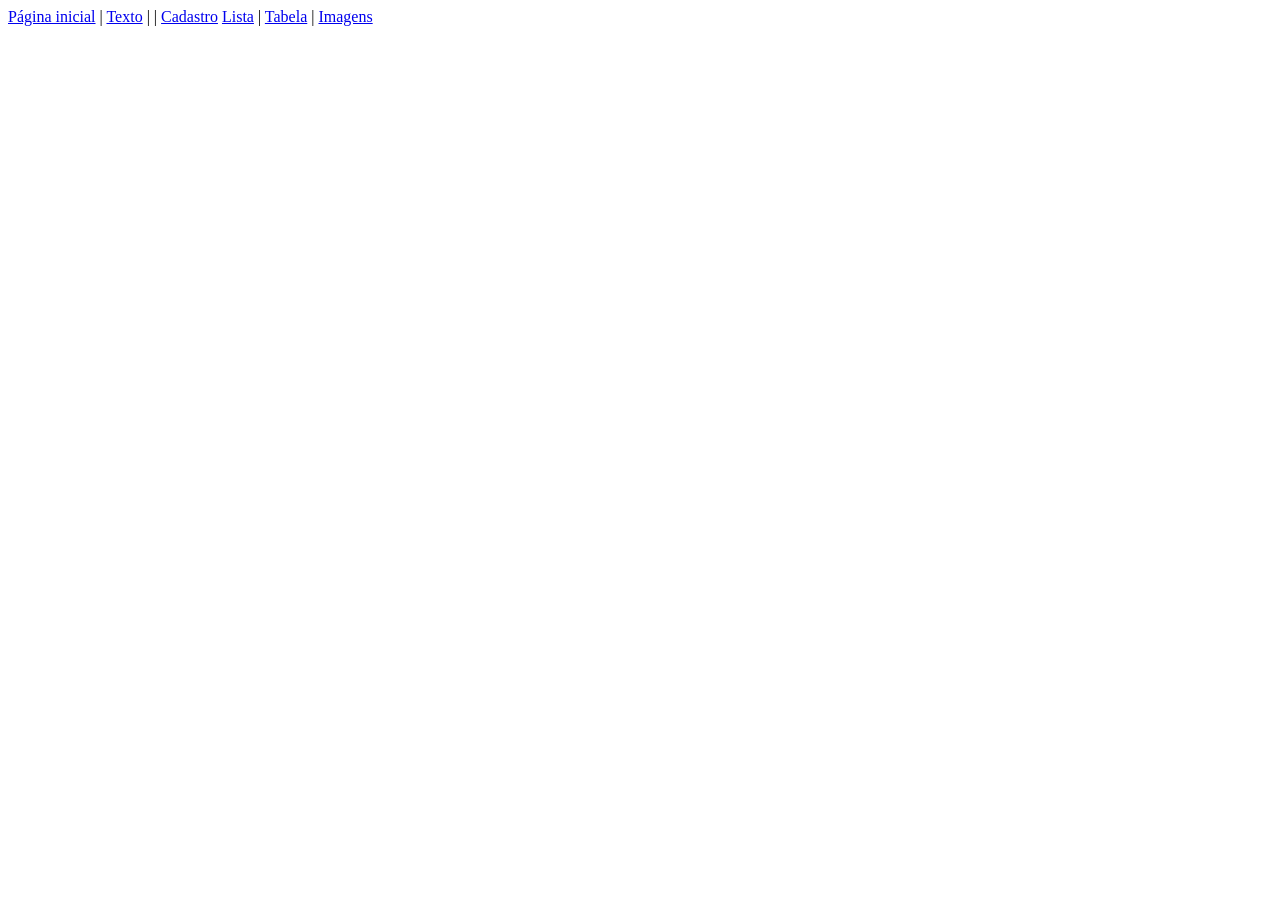
<file: index.html>
<!DOCTYPE html>
<html lang="en">
<head>
    <meta charset="UTF-8">
    <meta name="viewport" content="width=device-width, initial-scale=1.0">
    <title>Document</title>
</head>
<body>
    <div id="links">
        <a href="index.html">Página inicial</a> | <a href="/paginas/texto.html">Texto</a> | <a href="/paginas/outras_paginas/outro_texto.html"></a> | <a href="/paginas/cadastro.html">Cadastro</a> <a href="/paginas/listas.html">Lista</a> | <a href="/paginas/tabela.html">Tabela</a> | <a href="/paginas/imagens.html">Imagens</a>

    </div>
</body>
</html>
</file>
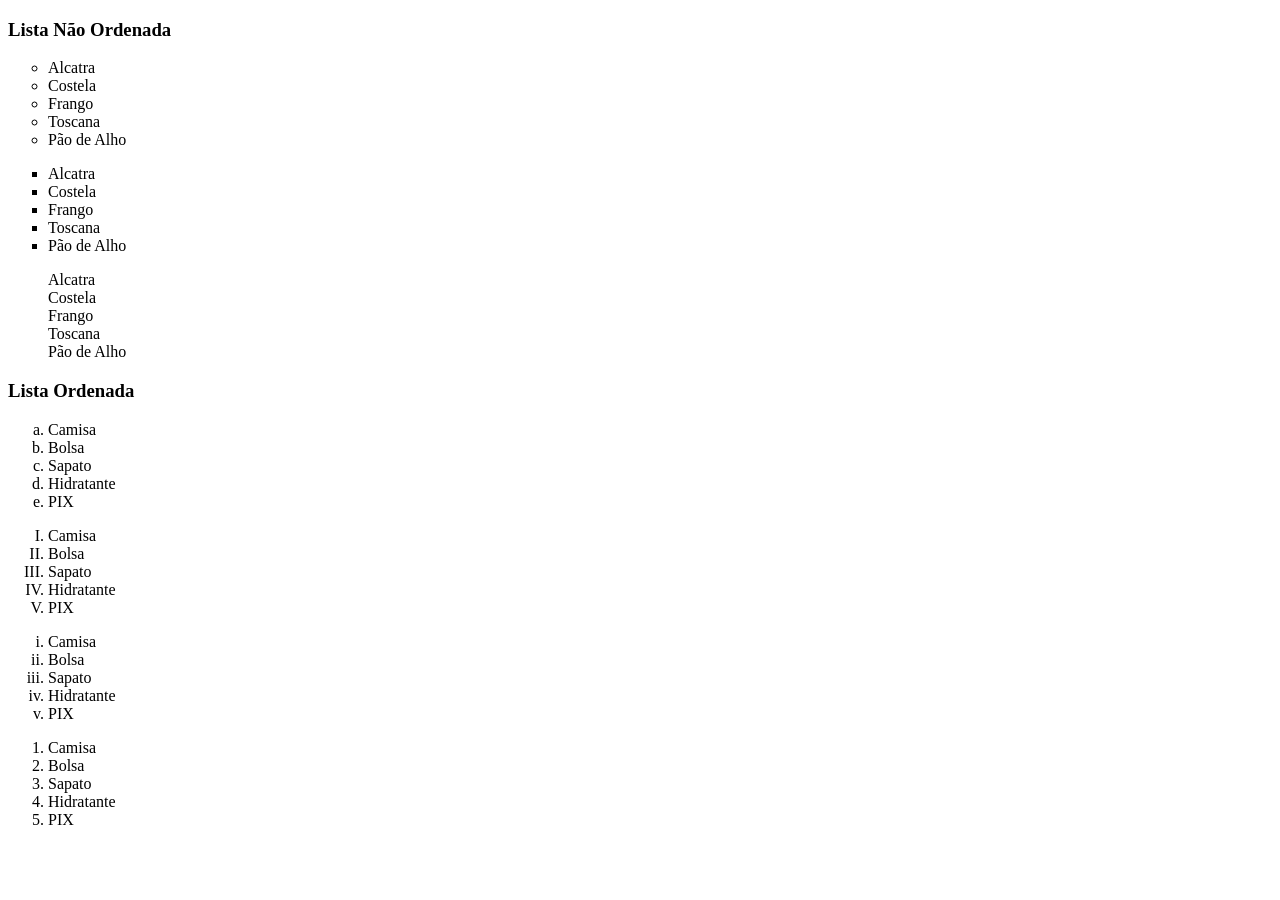
<file: paginas/listas.html>
<!DOCTYPE html>
<html lang="en">

<head>
    <meta charset="UTF-8">
    <meta name="viewport" content="width=device-width, initial-scale=1.0">
    <title>PROJETO WEB - HTML/CSS</title>
</head>

<body>
    <div id="listas">
        <h3>Lista Não Ordenada</h3>
        <ul type="circle">
            <Li>Alcatra</Li>
            <li>Costela</li>
            <li>Frango</li>
            <li>Toscana</li>
            <li>Pão de Alho</li>
        </ul>

        <ul type="square">
            <Li>Alcatra</Li>
            <li>Costela</li>
            <li>Frango</li>
            <li>Toscana</li>
            <li>Pão de Alho</li>
        </ul>

        <ul type="none">
            <Li>Alcatra</Li>
            <li>Costela</li>
            <li>Frango</li>
            <li>Toscana</li>
            <li>Pão de Alho</li>
        </ul>

        <h3>Lista Ordenada</h3>
        <ol type="a">
            <li>Camisa</li>
            <li>Bolsa</li>
            <li>Sapato</li>
            <li>Hidratante</li>
            <li>PIX</li>
        </ol>

        <ol type="I">
            <li>Camisa</li>
            <li>Bolsa</li>
            <li>Sapato</li>
            <li>Hidratante</li>
            <li>PIX</li>
        </ol>

        <ol type="i">
            <li>Camisa</li>
            <li>Bolsa</li>
            <li>Sapato</li>
            <li>Hidratante</li>
            <li>PIX</li>
        </ol>

        <ol stat="8">
            <li>Camisa</li>
            <li>Bolsa</li>
            <li>Sapato</li>
            <li>Hidratante</li>
            <li>PIX</li>
        </ol>
    </div>

</body>

</html>
</file>
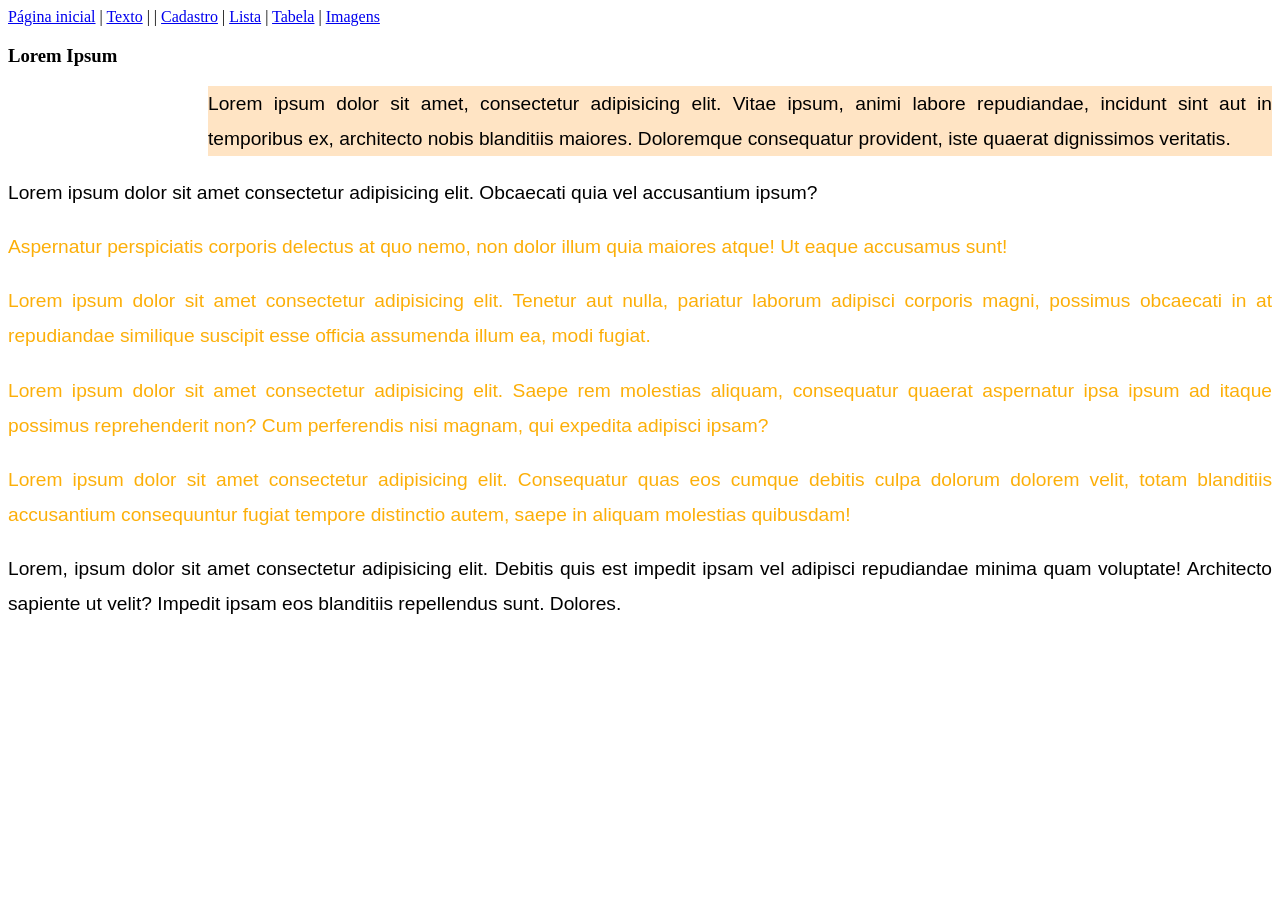
<file: paginas/texto.html>
<!DOCTYPE html>
<html lang="en">
<head>
    <meta charset="UTF-8">
    <meta name="viewport" content="width=device-width, initial-scale=1.0">
    <title>Projeto WEB - HTML/CSS </title>

    <link rel="stylesheet" href="../css/styles_textos.css">
</head>
<body>
    <div id="links">
        <div id="links">
            <a href="../index.html">Página inicial</a> | <a href="/paginas/texto.html">Texto</a> | <a href="/paginas/outras_paginas/outro_texto.html"></a> | <a href="/paginas/cadastro.html">Cadastro</a> | <a href="/paginas/listas.html">Lista</a> | <a href="/paginas/tabela.html">Tabela</a> | <a href="/paginas/imagens.html">Imagens</a>
    
        </div>

        <div id="texto">
            <h3>Lorem Ipsum</h3>

           <p id="paragrafo01" class="especial">Lorem ipsum dolor sit amet, consectetur adipisicing elit. Vitae ipsum, animi labore repudiandae, incidunt sint aut in temporibus ex, architecto nobis blanditiis maiores. Doloremque consequatur provident, iste quaerat dignissimos veritatis.</p>
           <p id="paragrafo02">Lorem ipsum dolor sit amet consectetur adipisicing elit. Obcaecati quia vel accusantium ipsum?
            <p class="paragrafos">Aspernatur perspiciatis corporis delectus at quo nemo, non dolor illum quia maiores atque! Ut eaque accusamus sunt!</p>
            <p class="paragrafos">Lorem ipsum dolor sit amet consectetur adipisicing elit. Tenetur aut nulla, pariatur laborum adipisci corporis magni, possimus obcaecati in at repudiandae similique suscipit esse officia assumenda illum ea, modi fugiat.</p>
            <p class="paragrafos">Lorem ipsum dolor sit amet consectetur adipisicing elit. Saepe rem molestias aliquam, consequatur quaerat aspernatur ipsa ipsum ad itaque possimus reprehenderit non? Cum perferendis nisi magnam, qui expedita adipisci ipsam?</p>
            <p class="paragrafos">Lorem ipsum dolor sit amet consectetur adipisicing elit. Consequatur quas eos cumque debitis culpa dolorum dolorem velit, totam blanditiis accusantium consequuntur fugiat tempore distinctio autem, saepe in aliquam molestias quibusdam!</p>
            <p class="paragrafoespecial">Lorem, ipsum dolor sit amet consectetur adipisicing elit. Debitis quis est impedit ipsam vel adipisci repudiandae minima quam voluptate! Architecto sapiente ut velit? Impedit ipsam eos blanditiis repellendus sunt. Dolores.</p>
           
           
        </div>
    </div>
</body>
</html>
</file>
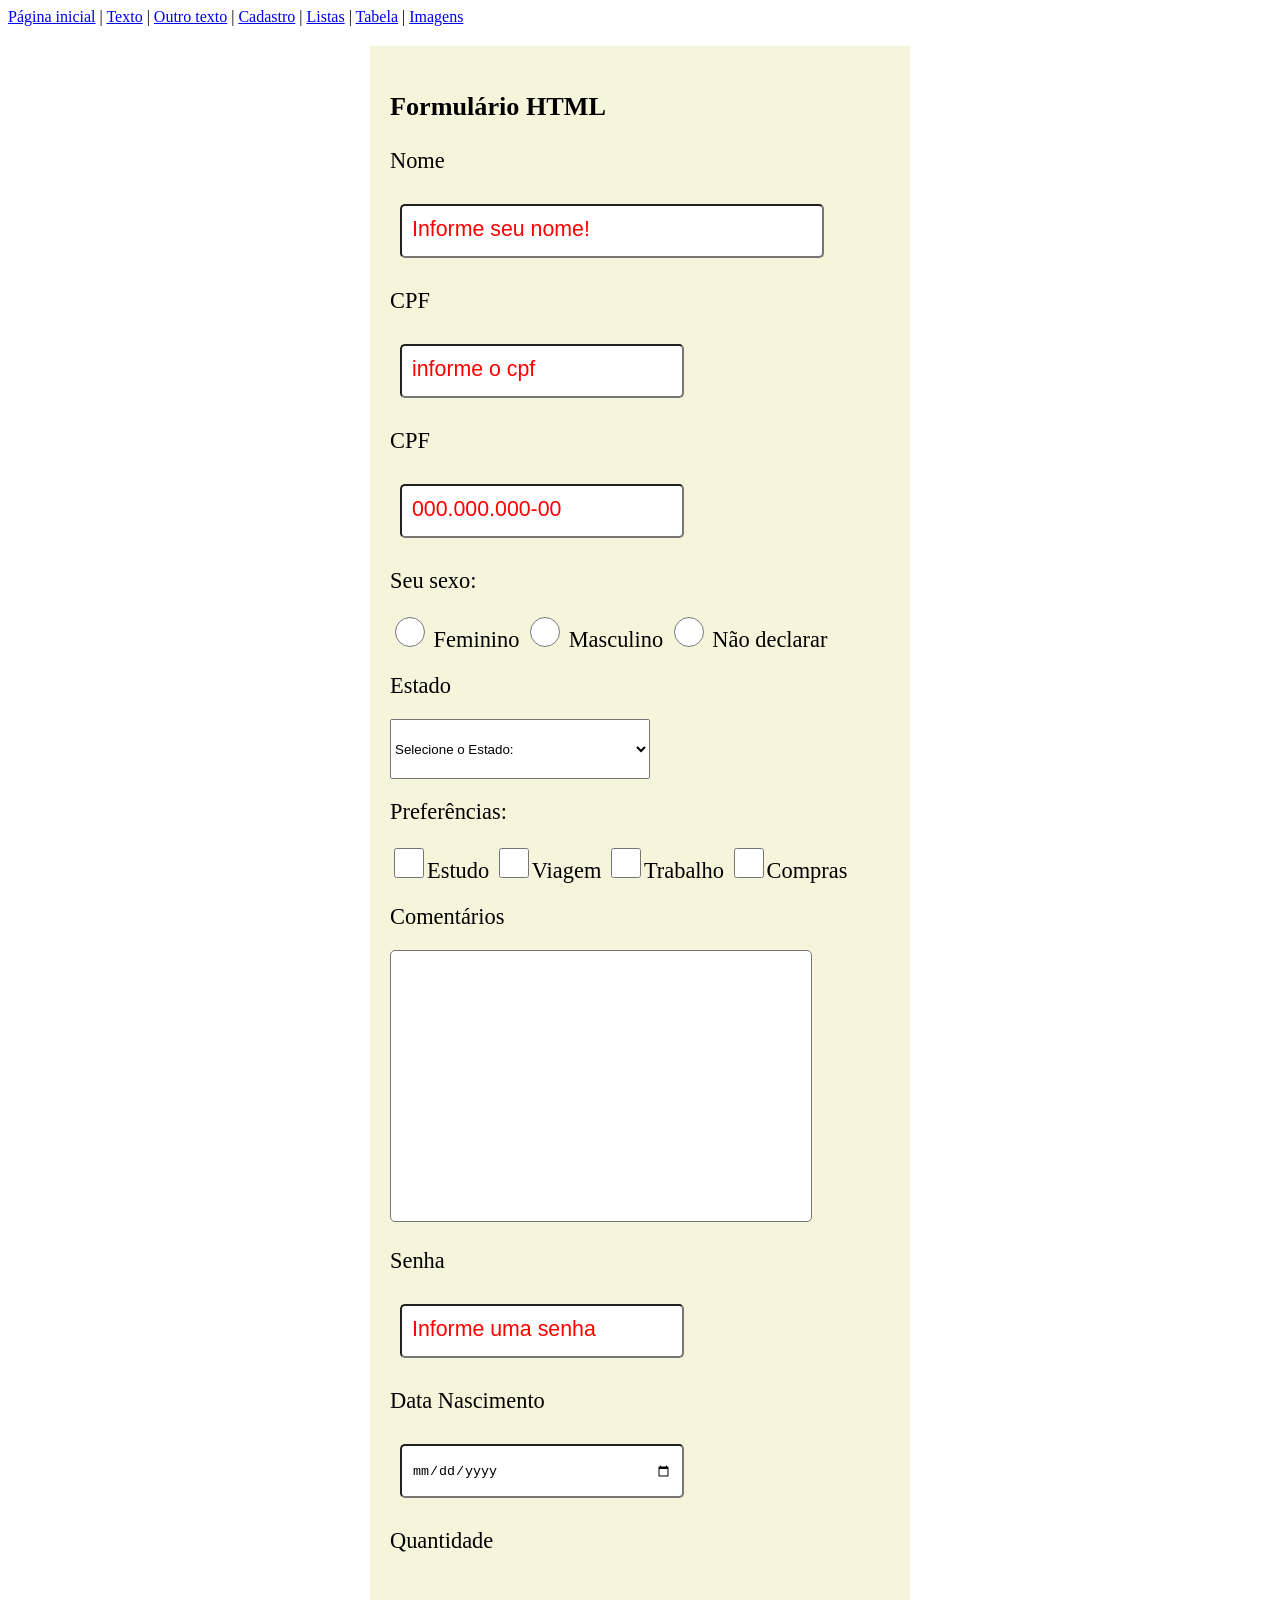
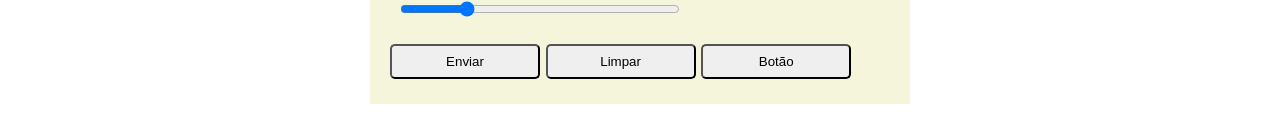
<file: paginas/outras_paginas/cadastro.html>
<!DOCTYPE html>
<html lang="pt-br">

<head>
    <meta charset="UTF-8">
    <meta name="viewport" content="width=device-width, initial-scale=1.0">
    <title>PROJETO WEB - HTML/CSS</title>

    <link rel="stylesheet" href="../../css/style_formulario.css">
</head>

<body>

    <div id="links">
        <a href="../index.html">Página inicial</a> | <a href="texto.html">Texto</a> | <a
            href="/outras paginas/outro-texto.html">Outro texto</a> | <a href="cadastro.html">Cadastro</a> | <a
            href="listas.html">Listas</a> | <a href="tabela.html">Tabela</a> | <a href="imagens.html">Imagens</a>
    </div>

    <div id="div-form">
        <h3>Formulário HTML </h3>

        <form name="form-pessoa" id="form-pessoa" method="post">
            <!-- MAXLENGTH: para o máximo de caracteres
            NAME: Algumas linguagens não lêem o id, só o name
            REQUIRED: pra ser um campo obrigatório
            PLACEHOLDER: nome de fundo do campo
            CLASS: para dar um nome ou identificador a um ou mais elementos HTML
            checked: selecionar automaticamente uma opção

            colocar o "name" diferente no tipo radio, pode escolher mais de uma opção-->

            <label for="nome">Nome</label>
            <input type="text" name="nome" id="nome" class="input-txt01" maxlength="30" required
                placeholder="Informe seu nome!">

            <label for="cpf">CPF</label>
            <input type="number" name="cpf" id="cpf" class="input-txt02" maxlength="14" required
                placeholder="informe o cpf">

            <label for="cpf">CPF</label>
            <input type="text" name="cpf" id="cpf" class="input-txt02" maxlength="14" required
                pattern="\[0-9]{3}\.\[0-9]{3}\.[0-9]{3}-[0-9]{2}" placeholder="000.000.000-00">

            <label for="sexo">Seu sexo:</label>
            <input type="radio" name="sexo" id="sxF" class="input-radio" required value="F"> Feminino
            <input type="radio" name="sexo" id="sxM" class="input-radio" required value="F"> Masculino
            <input type="radio" name="sexo" id="sxND" class="input-radio" required value="F"> Não declarar

            <label for="estado">Estado</label>
            <select name="estado" id="estado" required>
                <option>Selecione o Estado:</option>
                <option value="Al">Alagoas</option>
                <option value="Ba">Bahia</option>
                <option value="Pe">Pernambuco</option>
                <option value="Pb">Paraiba</option>
                <option value="RN">Rio Grande do Norte</option>
                <option value="Ce">Ceará</option>
                <option value="Pi">Piaui</option>
                <option value="Ma">Maranhão</option>
                <option value="Se">Sergipe</option>
            </select>

            <label for="escolhas">Preferências:</label>
            <input type="checkbox" name="estudo" class="input-check" id="estudo" value="estudo">Estudo
            <input type="checkbox" name="viagem" class="input-check" id="viagem" value="viagem">Viagem
            <input type="checkbox" name="trabalho" class="input-check" id="trabalho" value="trabalho">Trabalho
            <input type="checkbox" name="compras" class="input-check" id="compras" value="compras">Compras

            <label for="comentarios"> Comentários </label>
            <textarea name="comentarios" id="comentario"></textarea>

            <label for="senha">Senha</label>
            <input type="password" name="senha" id="senha" class="input-txt02" required placeholder="Informe uma senha"
                maxlength="10">

            <label for="datanascimento">Data Nascimento</label>
            <input type="date" name="datanascimento" id="datanascimento" class="input-txt02" required>

            <label for="quantidade">Quantidade</label>
            <input type="range" name="quantidade" id="quantidade" class="input-txt02" min="0" max="10" value="2">

            <div id="div-btns">
                <button type="submit" id="btn-enviar" class="btn">Enviar</button>
                <button type="reset" id="btn-limpar" class="btn">Limpar</button>
                <button id="btn" class="btn">Botão</button>
            </div>

        </form>


    </div>

</body>

</html>
</file>
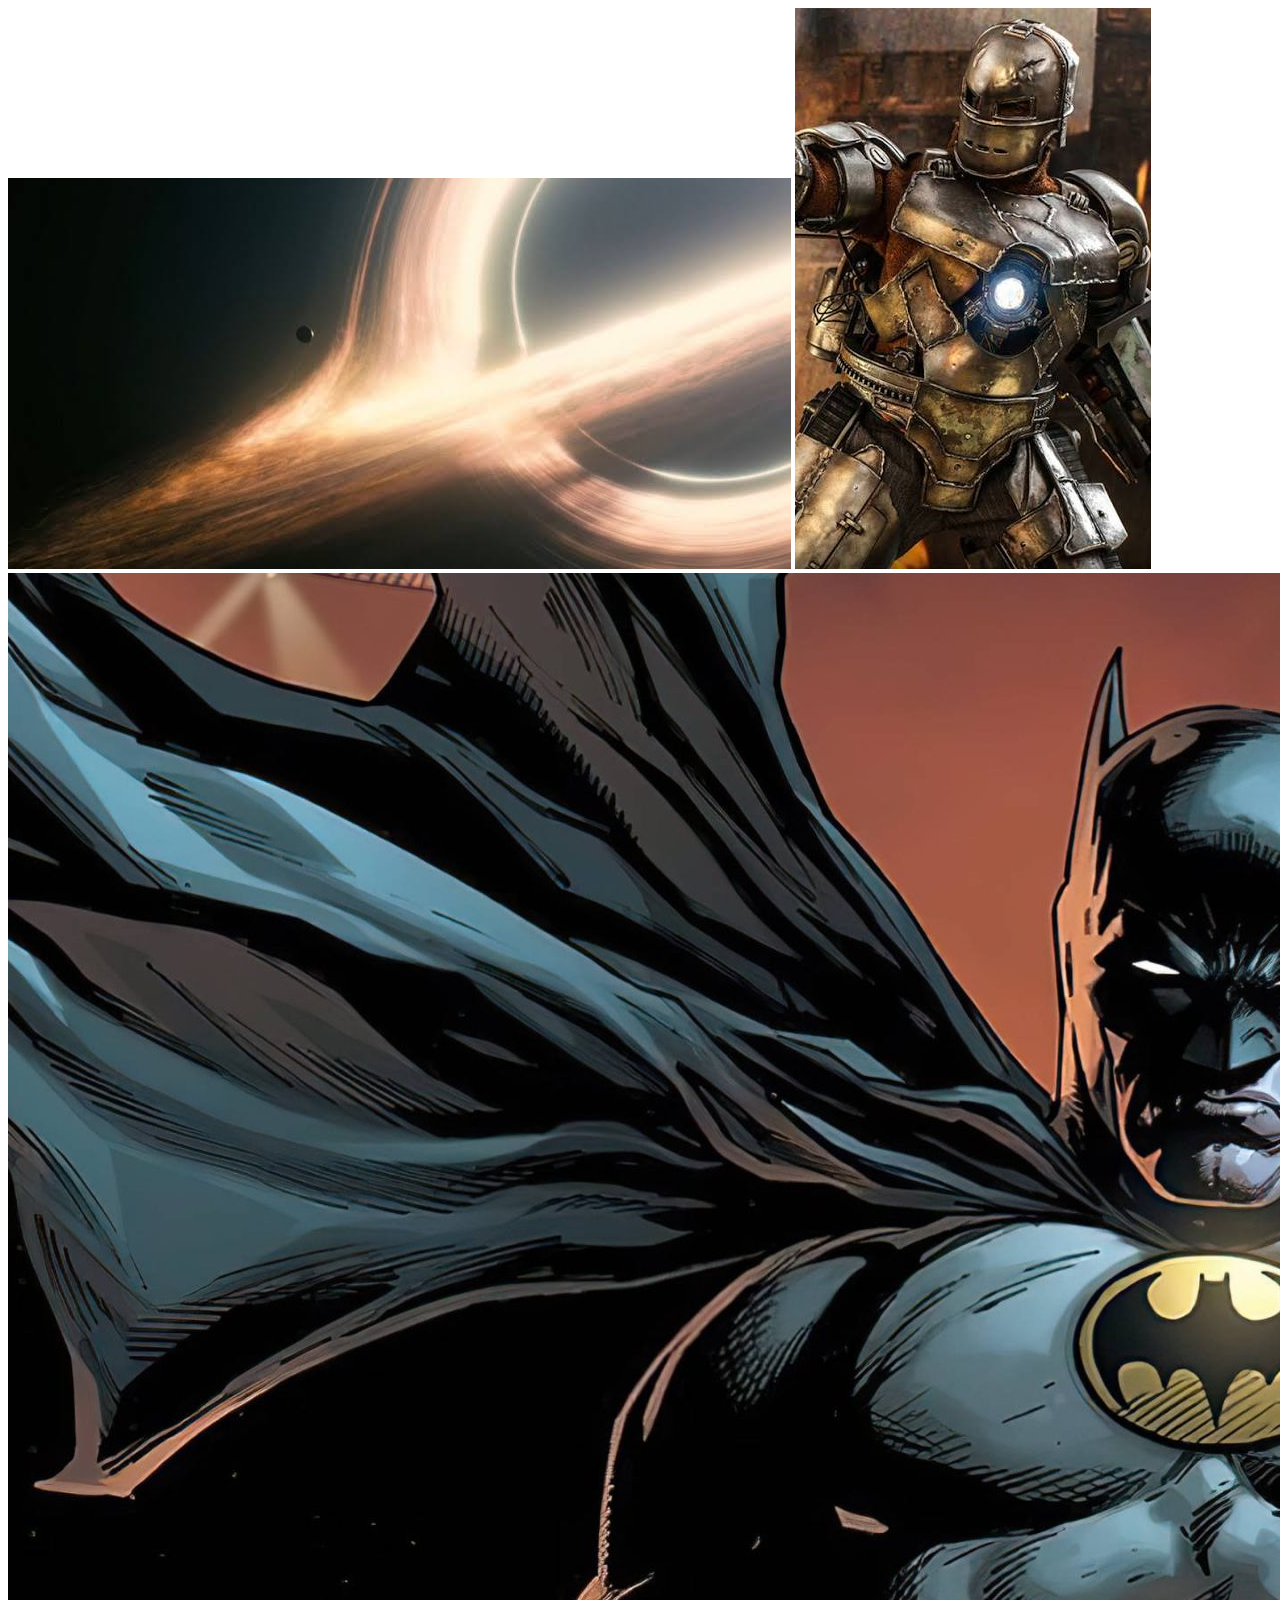
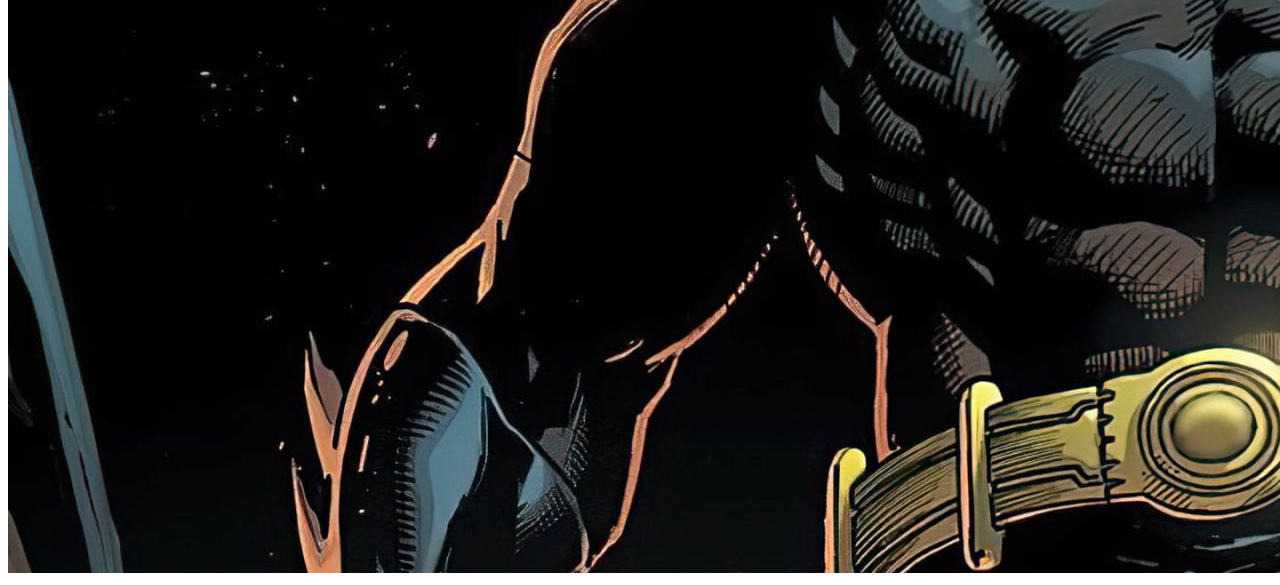
<file: paginas/outras_paginas/imagens.html>
<!DOCTYPE html>
<html lang="en">
<head>
    <meta charset="UTF-8">
    <meta name="viewport" content="width=device-width, initial-scale=1.0">
    <title>Projeto WEB HTML/CSS</title>
</head>
<body>
    <div id="div-imagens">
        <img src="../../imagens/images.jpg" alt="interestelar" title="interestelar">

        <img src="../../imagens/images2.jpg" alt="">

        <img src="../../imagens/images3.jpeg" alt="">


    </div>
</body>
</html>
</file>
<file: css/styles_textos.css>
/*
seletor{
    propriedade: valor;
    propriedade: valor.
}
*/

p{
    font-family: "Helvetica";
    font-size: 1.2em;
    text-align: justify;
    line-height: 35px;
}

#paragrafo01{
    margin-left: 200px;
}

#paragrafo02{
    margin-right: 200px;
}

.paragrafos{
    color: rgb(252, 175, 9);
}

.especial{
    background-color: bisque;
}
</file>
<file: css/style_formulario.css>
label{
    display: block;
    margin: 20px 0px;
}

.input-txt01, .input-txt02{
    height: 30px;
    border-radius: 5px;
    padding: 10px;
    margin: 10px;
}

select{
    height: 60px;
}

.input-txt01, textarea{
    width: 400px;
}

.input-txt02, select{
    width: 260px;
}

textarea{
    height: 250px;
    resize: none;
    padding: 10px;
    border-radius: 5px;
}

input::placeholder{
    color: red;
    font-size: 1.6em;
}

input[type="radio"], input[type="checkbox"]{
    width: 30px;
    height: 30px;
}

#div-form{
    width: 500px;
    min-height: 600px;
    margin: 20px auto;
    background-color: beige;
    padding: 20px;
    font-size: 1.4em;
}

#div-btns{
    width: 100%;
    height: 40px;
}

button{
    width: 150px;
    height: 35px;
    cursor: pointer;
    border-radius: 5px;
}
</file>
